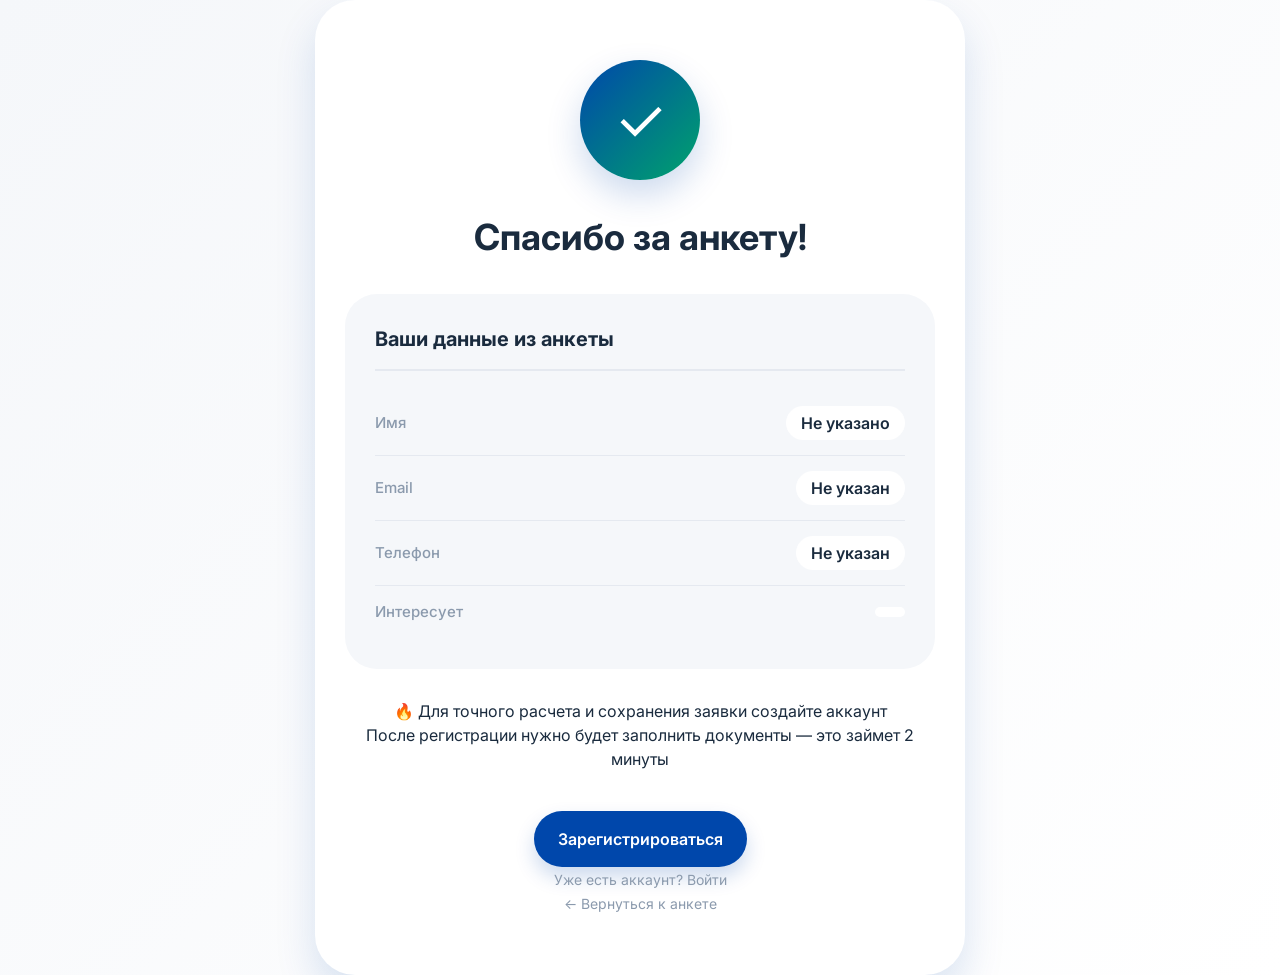
<file: diplom/thank-you.html>
<!DOCTYPE html>
<html lang="ru">
<head>
    <meta charset="UTF-8">
    <meta name="viewport" content="width=device-width, initial-scale=1.0">
    <title>Заявка принята | Кубань Кредит</title>
    <link rel="preconnect" href="https://fonts.googleapis.com">
    <link rel="preconnect" href="https://fonts.gstatic.com" crossorigin>
    <link href="https://fonts.googleapis.com/css2?family=Inter:wght@400;500;600;700;800&display=swap" rel="stylesheet">
    <link rel="stylesheet" href="css/style.css">
</head>
<body>
    <div class="thank-you-container">
        <div class="success-icon">✓</div>
        
        <h1 class="thank-you-title">Спасибо за анкету!</h1>
        
        <div class="user-data-preview" id="userDataPreview">
            <h3>Ваши данные из анкеты</h3>
            <div class="data-row">
                <span class="data-label">Имя</span>
                <span class="data-value" id="previewName"></span>
            </div>
            <div class="data-row">
                <span class="data-label">Email</span>
                <span class="data-value" id="previewEmail"></span>
            </div>
            <div class="data-row">
                <span class="data-label">Телефон</span>
                <span class="data-value" id="previewPhone"></span>
            </div>
            <div class="data-row">
                <span class="data-label">Интересует</span>
                <span class="data-value" id="previewProperty"></span>
            </div>
        </div>
        
        <div class="info-box">
            <p>🔥 Для точного расчета и сохранения заявки создайте аккаунт</p>
            <p class="info-small">После регистрации нужно будет заполнить документы — это займет 2 минуты</p>
        </div>
        
        <div class="action-buttons">
            <a href="register.html" class="btn btn-primary" id="registerBtn">Зарегистрироваться</a>
        </div>
        
        <div class="alternative-links">
            <p><a href="login.html" class="text-link">Уже есть аккаунт? Войти</a></p>
            <p><a href="index.html" class="text-link">← Вернуться к анкете</a></p>
        </div>
    </div>
    
    <script src="js/config.js"></script>
    <script src="js/supabase-client.js"></script>
    <script src="js/thank-you.js"></script>
</body>
</html>
</file>
<file: diplom/css/style.css>
/* ===== ОСНОВНЫЕ СТИЛИ ===== */
* {
    margin: 0;
    padding: 0;
    box-sizing: border-box;
}

:root {
    --primary: #0047AB;
    --primary-dark: #003A8C;
    --primary-light: #E8F0FE;
    --secondary: #00A36C;
    --secondary-dark: #008F5C;
    --secondary-light: #E8F5E9;
    --dark: #1A2B3E;
    --gray-600: #4A5A6E;
    --gray-400: #8B9AAD;
    --gray-200: #E5E9F0;
    --gray-100: #F5F7FA;
    --white: #FFFFFF;
    --danger: #FF3B30;
    --danger-light: #FFEBEE;
    --warning: #FFB300;
    --warning-light: #FFF8E1;
    --success: #00C853;
    --success-light: #E8F5E9;
    
    --shadow-sm: 0 5px 20px rgba(0, 0, 0, 0.05);
    --shadow-md: 0 10px 30px rgba(0, 71, 171, 0.1);
    --shadow-lg: 0 20px 40px rgba(0, 71, 171, 0.15);
    --shadow-hover: 0 15px 35px rgba(0, 71, 171, 0.2);
    
    --border-radius-sm: 16px;
    --border-radius-md: 24px;
    --border-radius-lg: 32px;
    --border-radius-xl: 40px;
    --border-radius-full: 999px;
    
    --transition: all 0.3s cubic-bezier(0.4, 0, 0.2, 1);
}

body {
    font-family: 'Inter', -apple-system, BlinkMacSystemFont, sans-serif;
    background: linear-gradient(135deg, var(--gray-100) 0%, var(--white) 100%);
    min-height: 100vh;
    color: var(--dark);
    line-height: 1.5;
    -webkit-font-smoothing: antialiased;
}

/* ===== КОНТЕЙНЕРЫ ===== */
.container {
    max-width: 1440px;
    margin: 0 auto;
    padding: 20px;
    min-height: 100vh;
    display: flex;
    align-items: center;
    justify-content: center;
}

/* ===== ГЛАВНАЯ СТРАНИЦА (ОПРОСНИК) ===== */
.glass-card {
    width: 100%;
    background: var(--white);
    backdrop-filter: blur(20px);
    border-radius: var(--border-radius-xl);
    box-shadow: var(--shadow-lg);
    overflow: hidden;
    display: grid;
    grid-template-columns: 1fr 1fr;
    min-height: 800px;
}

/* Левая панель */
.panel-left {
    background: linear-gradient(165deg, #002B4A 0%, var(--primary) 100%);
    padding: 60px 50px;
    display: flex;
    flex-direction: column;
    position: relative;
    overflow: hidden;
}

.panel-left::after {
    content: '';
    position: absolute;
    top: -50%;
    right: -50%;
    width: 200%;
    height: 200%;
    background: radial-gradient(circle, rgba(255,255,255,0.1) 0%, transparent 70%);
    animation: rotate 30s linear infinite;
}

@keyframes rotate {
    from { transform: rotate(0deg); }
    to { transform: rotate(360deg); }
}

.logo {
    position: relative;
    z-index: 2;
    margin-bottom: 60px;
}

.logo h1 {
    color: var(--white);
    font-size: 32px;
    font-weight: 700;
    letter-spacing: -0.5px;
    margin-bottom: 8px;
}

.logo p {
    color: rgba(255, 255, 255, 0.8);
    font-size: 16px;
    font-weight: 400;
}

.quote-block {
    position: relative;
    z-index: 2;
    flex: 1;
    display: flex;
    flex-direction: column;
    justify-content: center;
}

.quote-block blockquote {
    color: var(--white);
    font-size: 42px;
    font-weight: 700;
    line-height: 1.2;
    margin-bottom: 20px;
    max-width: 450px;
}

.quote-block cite {
    color: rgba(255, 255, 255, 0.7);
    font-size: 16px;
    font-style: normal;
}

.stats-grid {
    position: relative;
    z-index: 2;
    display: grid;
    grid-template-columns: repeat(3, 1fr);
    gap: 30px;
    margin-top: 60px;
}

.stat-item {
    color: var(--white);
}

.stat-number {
    font-size: 32px;
    font-weight: 800;
    margin-bottom: 5px;
    background: linear-gradient(135deg, #FFFFFF 0%, rgba(255,255,255,0.8) 100%);
    -webkit-background-clip: text;
    -webkit-text-fill-color: transparent;
}

.stat-label {
    font-size: 14px;
    opacity: 0.8;
    letter-spacing: 0.3px;
}

/* Правая панель */
.panel-right {
    background: var(--white);
    padding: 60px 50px;
    display: flex;
    flex-direction: column;
}

.progress-container {
    margin-bottom: 40px;
}

.progress-bar {
    display: flex;
    gap: 8px;
    margin-bottom: 15px;
}

.progress-step {
    height: 4px;
    background: var(--gray-200);
    border-radius: 2px;
    flex: 1;
    transition: var(--transition);
}

.progress-step.active {
    background: var(--primary);
    box-shadow: 0 0 10px rgba(0, 71, 171, 0.5);
}

.progress-step.completed {
    background: var(--secondary);
}

.step-indicator {
    color: var(--gray-400);
    font-size: 14px;
    font-weight: 500;
}

.step-indicator span {
    color: var(--primary);
    font-weight: 700;
}

.questions-container {
    flex: 1;
    position: relative;
    min-height: 450px;
}

.question {
    position: absolute;
    width: 100%;
    opacity: 0;
    visibility: hidden;
    transform: translateX(30px);
    transition: var(--transition);
    pointer-events: none;
}

.question.active {
    opacity: 1;
    visibility: visible;
    transform: translateX(0);
    pointer-events: all;
}

.question h2 {
    font-size: 32px;
    font-weight: 700;
    color: var(--dark);
    margin-bottom: 10px;
    letter-spacing: -0.5px;
}

.question-description {
    color: var(--gray-400);
    font-size: 16px;
    margin-bottom: 30px;
}

/* Формы */
.form-group {
    margin-bottom: 20px;
}

.form-row {
    display: flex;
    gap: 15px;
}

.form-row .form-group {
    flex: 1;
}

label {
    display: block;
    font-size: 14px;
    font-weight: 600;
    color: var(--dark);
    margin-bottom: 8px;
}

.form-control {
    width: 100%;
    padding: 16px 20px;
    font-size: 16px;
    border: 2px solid var(--gray-200);
    border-radius: var(--border-radius-md);
    transition: var(--transition);
    background: var(--gray-100);
    font-family: 'Inter', sans-serif;
}

.form-control:focus {
    outline: none;
    border-color: var(--primary);
    background: var(--white);
    box-shadow: var(--shadow-md);
}

/* Радио кнопки */
.radio-group {
    display: grid;
    grid-template-columns: repeat(2, 1fr);
    gap: 15px;
    margin: 20px 0;
}

.radio-card {
    position: relative;
    cursor: pointer;
}

.radio-card input[type="radio"] {
    position: absolute;
    opacity: 0;
    width: 0;
    height: 0;
}

.radio-content {
    display: block;
    padding: 28px 20px;
    background: var(--white);
    border: 2px solid var(--gray-200);
    border-radius: var(--border-radius-lg);
    transition: var(--transition);
    text-align: left;
}

.radio-content::after {
    content: '✓';
    position: absolute;
    top: 15px;
    right: 15px;
    width: 24px;
    height: 24px;
    background: var(--primary);
    color: white;
    border-radius: 50%;
    display: flex;
    align-items: center;
    justify-content: center;
    font-size: 14px;
    font-weight: bold;
    opacity: 0;
    transform: scale(0);
    transition: var(--transition);
}

.radio-card input[type="radio"]:checked + .radio-content {
    border-color: var(--primary);
    background: var(--primary-light);
    transform: translateY(-2px);
    box-shadow: var(--shadow-hover);
}

.radio-card input[type="radio"]:checked + .radio-content::after {
    opacity: 1;
    transform: scale(1);
}

.radio-title {
    font-size: 18px;
    font-weight: 700;
    color: var(--dark);
    margin-bottom: 5px;
}

.radio-subtitle {
    font-size: 14px;
    color: var(--gray-400);
}

.radio-card:hover .radio-content {
    border-color: var(--primary);
    transform: translateY(-2px);
    box-shadow: var(--shadow-md);
}

/* Чекбоксы */
.benefits-grid {
    display: grid;
    grid-template-columns: repeat(2, 1fr);
    gap: 12px;
    margin: 20px 0;
}

.benefit-item {
    position: relative;
    cursor: pointer;
}

.benefit-item input[type="checkbox"] {
    position: absolute;
    opacity: 0;
    width: 0;
    height: 0;
}

.benefit-content {
    display: flex;
    align-items: center;
    padding: 16px 18px;
    background: var(--gray-100);
    border: 2px solid var(--gray-200);
    border-radius: var(--border-radius-md);
    transition: var(--transition);
}

.benefit-content::before {
    content: '✓';
    position: absolute;
    right: -30px;
    top: 50%;
    transform: translateY(-50%);
    width: 24px;
    height: 24px;
    background: var(--secondary);
    color: white;
    border-radius: 50%;
    display: flex;
    align-items: center;
    justify-content: center;
    font-size: 14px;
    font-weight: bold;
    transition: var(--transition);
    opacity: 0;
}

.benefit-item input[type="checkbox"]:checked + .benefit-content {
    border-color: var(--secondary);
    background: var(--white);
    transform: translateX(5px);
}

.benefit-item input[type="checkbox"]:checked + .benefit-content::before {
    right: 15px;
    opacity: 1;
}

.benefit-title {
    font-weight: 600;
    color: var(--dark);
    margin-bottom: 3px;
}

.benefit-desc {
    font-size: 12px;
    color: var(--gray-400);
}

/* Контакты */
.contact-form {
    background: var(--gray-100);
    border-radius: var(--border-radius-lg);
    padding: 30px;
    margin-top: 20px;
}

.agreement-card {
    margin-top: 30px;
    padding: 20px;
    background: var(--primary-light);
    border-radius: var(--border-radius-md);
}

.agreement-card .benefit-content {
    background: transparent;
    border: none;
    padding: 0;
}

.agreement-card .benefit-content::before {
    display: none;
}

/* Кнопки */
.quiz-footer {
    margin-top: 40px;
    display: flex;
    justify-content: space-between;
    align-items: center;
    gap: 15px;
}

.btn {
    padding: 16px 40px;
    font-size: 16px;
    font-weight: 600;
    border-radius: var(--border-radius-full);
    border: none;
    cursor: pointer;
    transition: var(--transition);
    font-family: 'Inter', sans-serif;
    text-decoration: none;
    display: inline-flex;
    align-items: center;
    justify-content: center;
    gap: 8px;
}

.btn-primary {
    background: var(--primary);
    color: var(--white);
    box-shadow: 0 10px 20px rgba(0, 71, 171, 0.2);
}

.btn-primary:hover {
    background: var(--primary-dark);
    transform: translateY(-2px);
    box-shadow: 0 15px 30px rgba(0, 71, 171, 0.3);
}

.btn-secondary {
    background: transparent;
    color: var(--gray-400);
    border: 2px solid var(--gray-200);
}

.btn-secondary:hover {
    border-color: var(--primary);
    color: var(--primary);
    background: var(--primary-light);
    transform: translateY(-2px);
}

.btn-success {
    background: var(--secondary);
    color: var(--white);
    box-shadow: 0 10px 20px rgba(0, 163, 108, 0.2);
}

.btn-success:hover {
    background: var(--secondary-dark);
    transform: translateY(-2px);
    box-shadow: 0 15px 30px rgba(0, 163, 108, 0.3);
}

.btn-sm {
    padding: 10px 20px;
    font-size: 14px;
}

/* ===== СТРАНИЦА БЛАГОДАРНОСТИ ===== */
.thank-you-container {
    max-width: 650px;
    margin: 0 auto;
    text-align: center;
    padding: 60px 30px;
    background: var(--white);
    border-radius: var(--border-radius-xl);
    box-shadow: var(--shadow-lg);
}

.success-icon {
    width: 120px;
    height: 120px;
    background: linear-gradient(135deg, var(--primary) 0%, var(--secondary) 100%);
    border-radius: 60px;
    display: flex;
    align-items: center;
    justify-content: center;
    margin: 0 auto 30px;
    color: white;
    font-size: 60px;
    box-shadow: var(--shadow-hover);
}

.thank-you-title {
    font-size: 36px;
    font-weight: 700;
    color: var(--dark);
    margin-bottom: 15px;
}

.thank-you-text {
    font-size: 18px;
    color: var(--gray-400);
    margin-bottom: 30px;
    line-height: 1.6;
}

.user-data-preview {
    background: var(--gray-100);
    border-radius: var(--border-radius-lg);
    padding: 30px;
    margin: 30px 0;
    text-align: left;
}

.user-data-preview h3 {
    font-size: 20px;
    color: var(--dark);
    margin-bottom: 20px;
    padding-bottom: 15px;
    border-bottom: 2px solid var(--gray-200);
}

.data-row {
    display: flex;
    justify-content: space-between;
    align-items: center;
    padding: 15px 0;
    border-bottom: 1px solid var(--gray-200);
}

.data-row:last-child {
    border-bottom: none;
}

.data-label {
    color: var(--gray-400);
    font-weight: 500;
    font-size: 15px;
}

.data-value {
    color: var(--dark);
    font-weight: 600;
    font-size: 16px;
    background: var(--white);
    padding: 5px 15px;
    border-radius: var(--border-radius-full);
}

.action-buttons {
    display: flex;
    gap: 15px;
    justify-content: center;
    margin-top: 40px;
}

.action-buttons .btn {
    min-width: 200px;
    padding: 16px 24px;
}

.text-small {
    margin-top: 30px;
    color: var(--gray-400);
    font-size: 14px;
}

/* ===== СТРАНИЦА РЕГИСТРАЦИИ ===== */
.register-container {
    max-width: 550px;
    margin: 0 auto;
    padding: 40px 20px;
}

.register-header {
    text-align: center;
    margin-bottom: 40px;
}

.register-header h1 {
    font-size: 32px;
    color: var(--dark);
    margin-bottom: 10px;
}

.register-header p {
    color: var(--gray-400);
    font-size: 16px;
}

.register-form {
    background: var(--white);
    border-radius: var(--border-radius-xl);
    padding: 40px;
    box-shadow: var(--shadow-lg);
}

.prefilled-badge {
    background: var(--primary-light);
    color: var(--primary);
    padding: 12px 16px;
    border-radius: var(--border-radius-md);
    margin-bottom: 25px;
    font-size: 14px;
    display: flex;
    align-items: center;
    gap: 10px;
}

.prefilled-badge span {
    background: var(--white);
    padding: 4px 10px;
    border-radius: var(--border-radius-full);
    font-weight: 600;
}

.login-link {
    text-align: center;
    margin-top: 25px;
    color: var(--gray-400);
}

.login-link a {
    color: var(--primary);
    text-decoration: none;
    font-weight: 600;
}

.login-link a:hover {
    text-decoration: underline;
}

/* ===== ДАШБОРД ===== */
.header {
    background: var(--white);
    border-bottom: 2px solid var(--gray-200);
    padding: 15px 0;
    position: sticky;
    top: 0;
    z-index: 100;
    backdrop-filter: blur(10px);
    background: rgba(255, 255, 255, 0.95);
}

.header-content {
    display: flex;
    justify-content: space-between;
    align-items: center;
}

.header-right {
    display: flex;
    align-items: center;
    gap: 15px;
}

.user-info {
    text-align: right;
    padding-right: 15px;
    border-right: 2px solid var(--gray-200);
}

.user-name {
    font-weight: 600;
    color: var(--dark);
    display: block;
    font-size: 15px;
}

.user-role {
    font-size: 12px;
    color: var(--gray-400);
}

.logo h2 {
    color: var(--primary);
    font-size: 24px;
    font-weight: 700;
}

.badge {
    background: var(--primary-light);
    color: var(--primary);
    padding: 4px 12px;
    border-radius: var(--border-radius-full);
    font-size: 12px;
    font-weight: 600;
    margin-left: 10px;
}

/* Блок недостающих документов */
.missing-docs-card {
    background: var(--warning-light);
    border: 2px solid var(--warning);
    border-radius: var(--border-radius-lg);
    padding: 25px;
    margin: 30px 0;
}

.missing-docs-header {
    display: flex;
    justify-content: space-between;
    align-items: center;
    margin-bottom: 15px;
}

.missing-docs-header h3 {
    color: #B26500;
    font-size: 20px;
    font-weight: 600;
}

.badge.warning {
    background: var(--warning);
    color: #B26500;
    padding: 5px 12px;
    border-radius: var(--border-radius-full);
    font-size: 13px;
    font-weight: 600;
}

.missing-docs-list {
    margin: 20px 0;
}

.missing-doc-item {
    display: flex;
    justify-content: space-between;
    align-items: center;
    padding: 15px 20px;
    background: var(--white);
    border-radius: var(--border-radius-md);
    margin-bottom: 10px;
    border: 1px solid var(--gray-200);
}

.doc-info {
    display: flex;
    align-items: center;
    gap: 15px;
}

.doc-name {
    font-weight: 600;
    color: var(--dark);
    font-size: 16px;
}

/* Action bar */
.action-bar {
    display: flex;
    gap: 15px;
    margin: 30px 0;
    flex-wrap: wrap;
}

.action-bar .btn {
    padding: 14px 28px;
    font-size: 16px;
    min-width: 200px;
    text-align: center;
}

/* Список заявок */
.applications-list {
    margin-top: 40px;
}

.applications-list h2 {
    font-size: 24px;
    color: var(--dark);
    margin-bottom: 25px;
}

.applications-grid {
    display: grid;
    grid-template-columns: repeat(auto-fill, minmax(320px, 1fr));
    gap: 20px;
}

.application-card {
    background: var(--white);
    border-radius: var(--border-radius-lg);
    padding: 25px;
    box-shadow: var(--shadow-sm);
    border: 1px solid var(--gray-200);
    transition: var(--transition);
}

.application-card:hover {
    transform: translateY(-5px);
    box-shadow: var(--shadow-hover);
    border-color: var(--primary-light);
}

.app-header {
    display: flex;
    justify-content: space-between;
    align-items: center;
    margin-bottom: 20px;
    padding-bottom: 15px;
    border-bottom: 2px solid var(--gray-200);
}

.app-id {
    font-family: monospace;
    font-weight: 600;
    color: var(--gray-400);
    font-size: 14px;
}

.app-body {
    margin-bottom: 20px;
}

.app-detail {
    display: flex;
    justify-content: space-between;
    margin-bottom: 12px;
    font-size: 15px;
}

.detail-label {
    color: var(--gray-400);
}

.detail-value {
    font-weight: 600;
    color: var(--dark);
}

.app-footer {
    display: flex;
    gap: 10px;
    margin-top: 20px;
    flex-wrap: wrap;
}

.app-footer .btn {
    flex: 1;
    min-width: 120px;
    text-align: center;
    padding: 12px 16px;
}

/* Статусы */
.status-badge {
    padding: 6px 14px;
    border-radius: var(--border-radius-full);
    font-size: 13px;
    font-weight: 600;
    display: inline-block;
}

.status-draft {
    background: var(--gray-200);
    color: var(--gray-600);
}

.status-submitted {
    background: var(--primary-light);
    color: var(--primary);
}

.status-documents {
    background: var(--warning-light);
    color: #B26500;
}

.status-approved {
    background: var(--success-light);
    color: var(--secondary-dark);
}

.status-rejected {
    background: var(--danger-light);
    color: var(--danger);
}

.status-need-docs {
    background: #F3E5F5;
    color: #7B1FA2;
}

/* Пустые состояния */
.empty-state {
    text-align: center;
    padding: 60px 20px;
    background: var(--gray-100);
    border-radius: var(--border-radius-lg);
}

.empty-state p {
    color: var(--gray-400);
    margin-bottom: 20px;
    font-size: 18px;
}

.loading {
    text-align: center;
    padding: 40px;
    color: var(--gray-400);
}

/* Офлайн баннер */
.offline-banner {
    position: fixed;
    top: 0;
    left: 0;
    right: 0;
    background: var(--warning);
    color: #B26500;
    text-align: center;
    padding: 12px;
    z-index: 10000;
    font-weight: 600;
}

/* ===== АДАПТИВНОСТЬ ===== */
@media (max-width: 1000px) {
    .glass-card {
        grid-template-columns: 1fr;
        border-radius: var(--border-radius-lg);
    }
    
    .panel-left {
        padding: 50px 40px;
    }
    
    .panel-right {
        padding: 50px 40px;
    }
    
    .quote-block blockquote {
        font-size: 36px;
    }
    
    .stats-grid {
        gap: 20px;
    }
    
    .stat-number {
        font-size: 28px;
    }
}

@media (max-width: 700px) {
    .radio-group {
        grid-template-columns: 1fr;
    }
    
    .benefits-grid {
        grid-template-columns: 1fr;
    }
    
    .form-row {
        flex-direction: column;
        gap: 0;
    }
    
    .action-buttons {
        flex-direction: column;
    }
    
    .action-buttons .btn {
        width: 100%;
    }
    
    .data-row {
        flex-direction: column;
        align-items: flex-start;
        gap: 8px;
    }
    
    .data-value {
        width: 100%;
        text-align: center;
    }
    
    .header-content {
        flex-direction: column;
        gap: 15px;
    }
    
    .header-right {
        width: 100%;
        justify-content: center;
    }
    
    .user-info {
        text-align: left;
        padding-right: 10px;
    }
}

@media (max-width: 500px) {
    .quiz-footer {
        flex-direction: column;
    }
    
    .quiz-footer .btn {
        width: 100%;
    }
    
    .action-bar {
        flex-direction: column;
    }
    
    .action-bar .btn {
        width: 100%;
    }
    
    .app-footer {
        flex-direction: column;
    }
    
    .app-footer .btn {
        width: 100%;
    }
    
    .missing-doc-item {
        flex-direction: column;
        gap: 15px;
        align-items: flex-start;
    }
    
    .doc-info {
        width: 100%;
        justify-content: space-between;
    }
    
    .register-form {
        padding: 25px;
    }
}
/* ===== СТРАНИЦЫ АВТОРИЗАЦИИ ===== */
.auth-container {
    max-width: 450px;
    margin: 0 auto;
    padding: 40px 20px;
    min-height: 100vh;
    display: flex;
    align-items: center;
    justify-content: center;
}

.auth-card {
    background: var(--white);
    border-radius: var(--border-radius-xl);
    padding: 50px 40px;
    box-shadow: var(--shadow-lg);
    width: 100%;
}

.auth-header {
    text-align: center;
    margin-bottom: 40px;
}

.auth-header h1 {
    font-size: 32px;
    color: var(--primary);
    margin-bottom: 10px;
}

.auth-header p {
    color: var(--gray-400);
    font-size: 16px;
}

.auth-form {
    margin-bottom: 30px;
}

.btn-block {
    width: 100%;
    margin-top: 20px;
}

.auth-footer {
    text-align: center;
    border-top: 2px solid var(--gray-200);
    padding-top: 25px;
}

.auth-footer p {
    margin-bottom: 10px;
    color: var(--gray-400);
}

.auth-footer a {
    color: var(--primary);
    text-decoration: none;
    font-weight: 600;
}

.auth-footer a:hover {
    text-decoration: underline;
}

.text-link {
    color: var(--gray-400);
    text-decoration: none;
    font-size: 14px;
    transition: var(--transition);
}

.text-link:hover {
    color: var(--primary);
    text-decoration: underline;
}
/* ===== МОДАЛЬНОЕ ОКНО ПРИВЕТСТВИЯ ===== */
.welcome-modal {
    position: fixed;
    top: 0;
    left: 0;
    right: 0;
    bottom: 0;
    z-index: 10000;
    display: none;
    align-items: center;
    justify-content: center;
}

.welcome-modal.active {
    display: flex;
}

.modal-overlay {
    position: absolute;
    top: 0;
    left: 0;
    right: 0;
    bottom: 0;
    background: rgba(0, 0, 0, 0.5);
    backdrop-filter: blur(5px);
    animation: fadeIn 0.3s ease;
}

.modal-container {
    position: relative;
    background: white;
    border-radius: 40px;
    padding: 40px;
    max-width: 450px;
    width: 90%;
    box-shadow: 0 30px 60px rgba(0, 0, 0, 0.3);
    animation: slideUp 0.4s ease;
    text-align: center;
}

.modal-close {
    position: absolute;
    top: 15px;
    right: 20px;
    background: none;
    border: none;
    font-size: 28px;
    color: var(--gray-400);
    cursor: pointer;
    padding: 5px 10px;
    border-radius: 50%;
    transition: var(--transition);
}

.modal-close:hover {
    color: var(--dark);
    background: var(--gray-100);
}

.modal-icon {
    font-size: 60px;
    margin-bottom: 20px;
    animation: bounce 1s ease infinite;
}

@keyframes bounce {
    0%, 100% { transform: translateY(0); }
    50% { transform: translateY(-10px); }
}

.modal-title {
    font-size: 28px;
    font-weight: 700;
    color: var(--dark);
    margin-bottom: 10px;
}

.modal-text {
    font-size: 18px;
    color: var(--gray-400);
    margin-bottom: 30px;
}

.modal-buttons {
    display: flex;
    gap: 15px;
    margin-bottom: 20px;
}

.modal-buttons .btn {
    flex: 1;
    padding: 14px;
}

.modal-divider {
    position: relative;
    text-align: center;
    margin: 20px 0;
    color: var(--gray-400);
    font-size: 14px;
}

.modal-divider::before,
.modal-divider::after {
    content: '';
    position: absolute;
    top: 50%;
    width: calc(50% - 30px);
    height: 1px;
    background: var(--gray-200);
}

.modal-divider::before {
    left: 0;
}

.modal-divider::after {
    right: 0;
}

.modal-continue {
    width: 100%;
    padding: 14px;
    margin-bottom: 15px;
    background: var(--gray-100);
}

.modal-hint {
    color: var(--gray-400);
    font-size: 13px;
    line-height: 1.5;
}

@keyframes fadeIn {
    from { opacity: 0; }
    to { opacity: 1; }
}

@keyframes slideUp {
    from {
        opacity: 0;
        transform: translateY(30px);
    }
    to {
        opacity: 1;
        transform: translateY(0);
    }
}

/* Адаптивность */
@media (max-width: 500px) {
    .modal-container {
        padding: 30px 20px;
    }
    
    .modal-buttons {
        flex-direction: column;
    }
    
    .modal-title {
        font-size: 24px;
    }
}
</file>
